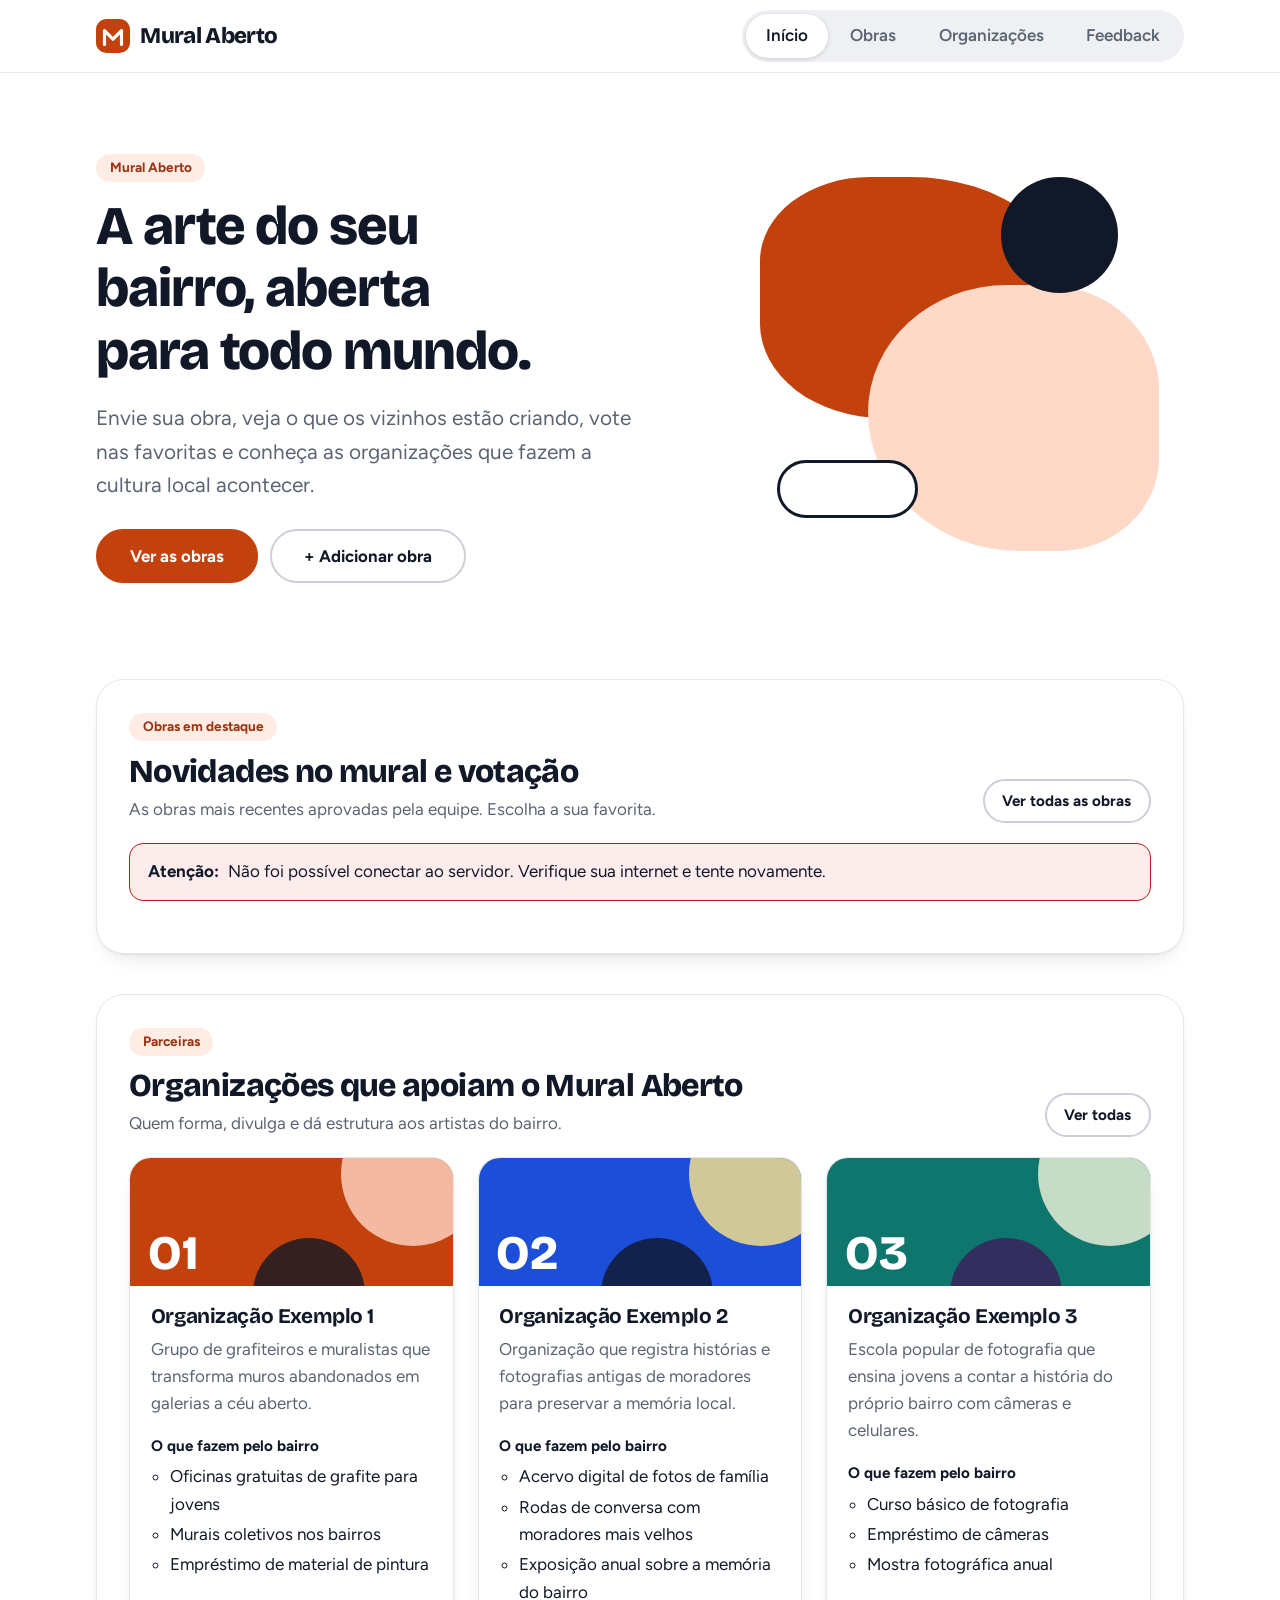
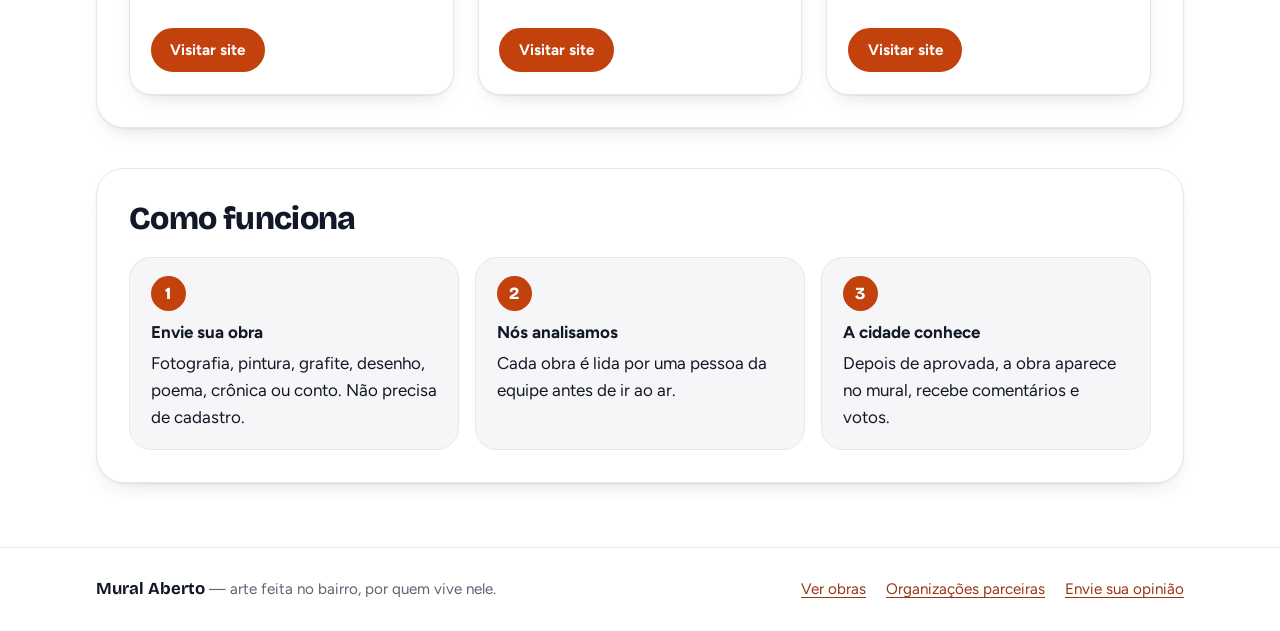
<file: frontend/index.html>
<!DOCTYPE html>
<html lang="pt-BR">
<head>
  <meta charset="utf-8">
  <meta name="viewport" content="width=device-width, initial-scale=1, viewport-fit=cover">
  <meta name="color-scheme" content="light">
  <meta name="description" content="Mural Aberto: arte feita no bairro, por quem vive nele.">
  <title>Mural Aberto – Início</title>
  <link rel="preconnect" href="https://fonts.googleapis.com">
  <link rel="preconnect" href="https://fonts.gstatic.com" crossorigin>
  <link rel="stylesheet" href="https://fonts.googleapis.com/css2?family=Bricolage+Grotesque:wght@500;800&family=Figtree:wght@400;600;700&display=swap">
  <link rel="stylesheet" href="css/estilo.css">
  <script src="js/config.js"></script>
  <script src="js/comum.js"></script>
  <script src="js/carrossel.js"></script>
  <script src="js/votos.js"></script>
  <script src="js/organizacoes-dados.js"></script>
  <script src="js/organizacoes.js"></script>
  <script src="js/inicio.js" defer></script>
</head>
<body>
  <a class="pular" href="#principal">Pular para o conteúdo</a>
  <header id="cabecalho"></header>
  <main id="principal" tabindex="-1">
    <div class="conteiner">

      <section class="heroi" aria-labelledby="titulo-inicio">
        <div>
          <span class="etiqueta-destaque">Mural Aberto</span>
          <h1 id="titulo-inicio">A arte do seu bairro, aberta para todo mundo.</h1>
          <p class="chamada">Envie sua obra, veja o que os vizinhos estão criando, vote nas favoritas e conheça as organizações que fazem a cultura local acontecer.</p>
          <div class="grupo-botoes">
            <a class="botao botao-grande" href="obras.html">Ver as obras</a>
            <a class="botao botao-secundario botao-grande" href="obras.html?enviar=1">+ Adicionar obra</a>
          </div>
        </div>
        <div class="heroi-arte" aria-hidden="true"><span class="a1"></span><span class="a2"></span><span class="a3"></span><span class="a4"></span></div>
      </section>

      <section class="secao" aria-labelledby="titulo-destaques">
        <div class="secao-titulo">
          <div>
            <span class="etiqueta-destaque">Obras em destaque</span>
            <h2 id="titulo-destaques">Novidades no mural e votação</h2>
            <p>As obras mais recentes aprovadas pela equipe. Escolha a sua favorita.</p>
          </div>
          <a class="botao botao-secundario botao-pequeno" href="obras.html">Ver todas as obras</a>
        </div>
        <div id="aviso" aria-live="polite"></div>
        <p id="carregando" class="carregando">Carregando obras…</p>
        <div id="destaques" class="duas-colunas" hidden>
          <div id="area-carrossel"></div>
          <div id="area-votacao"></div>
        </div>
      </section>

      <section class="secao" aria-labelledby="titulo-organizacoes">
        <div class="secao-titulo">
          <div>
            <span class="etiqueta-destaque">Parceiras</span>
            <h2 id="titulo-organizacoes">Organizações que apoiam o Mural Aberto</h2>
            <p>Quem forma, divulga e dá estrutura aos artistas do bairro.</p>
          </div>
          <a class="botao botao-secundario botao-pequeno" href="organizacoes.html">Ver todas</a>
        </div>
        <ul id="lista-organizacoes" class="organizacoes-grade"></ul>
      </section>

      <section class="secao" aria-labelledby="titulo-como">
        <h2 id="titulo-como">Como funciona</h2>
        <ol class="passos">
          <li><strong>Envie sua obra</strong> Fotografia, pintura, grafite, desenho, poema, crônica ou conto. Não precisa de cadastro.</li>
          <li><strong>Nós analisamos</strong> Cada obra é lida por uma pessoa da equipe antes de ir ao ar.</li>
          <li><strong>A cidade conhece</strong> Depois de aprovada, a obra aparece no mural, recebe comentários e votos.</li>
        </ol>
      </section>
    </div>
  </main>
  <footer id="rodape"></footer>
</body>
</html>
</file>
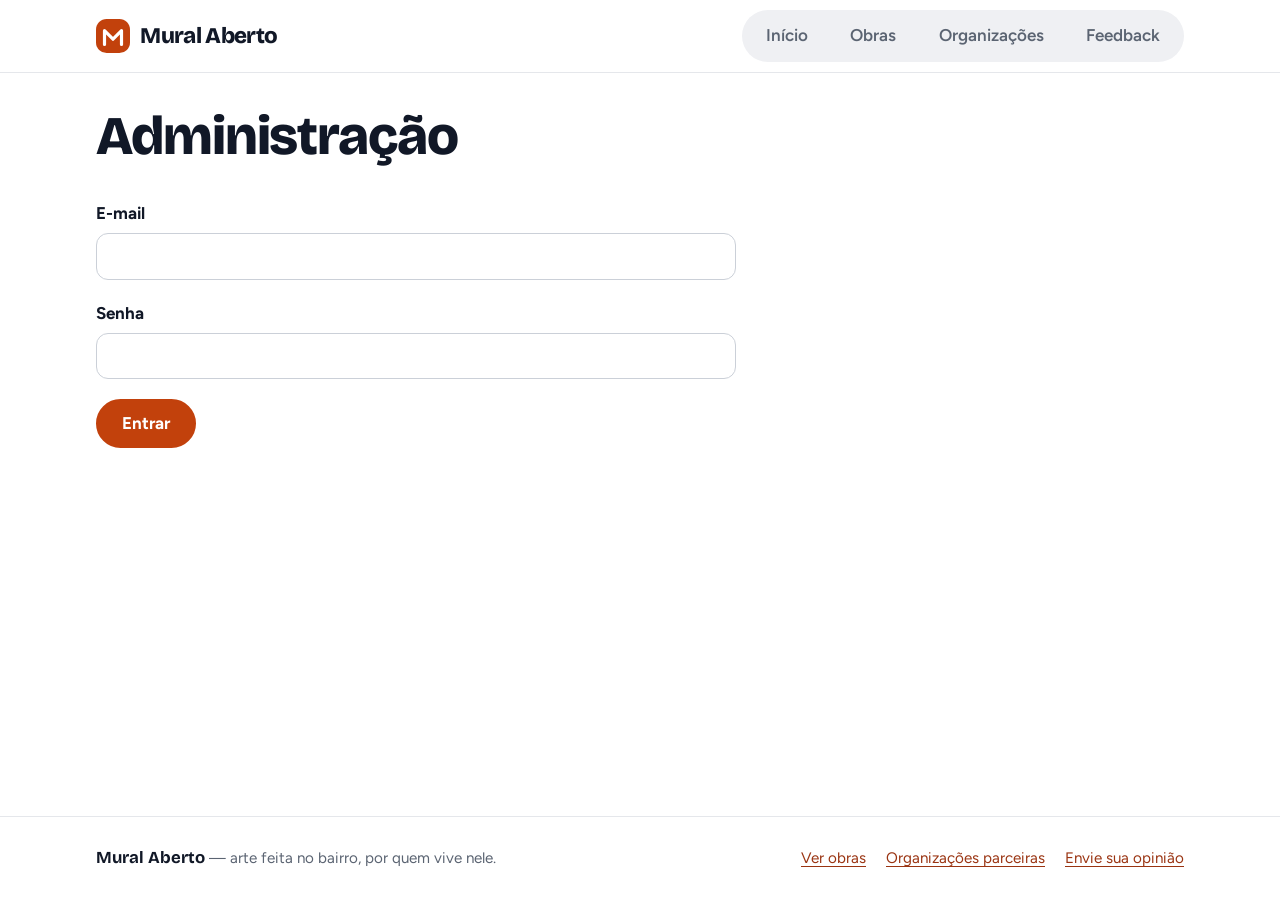
<file: frontend/admin.html>
<!DOCTYPE html>
<html lang="pt-BR">
<head>
  <meta charset="utf-8">
  <meta name="viewport" content="width=device-width, initial-scale=1, viewport-fit=cover">
  <meta name="color-scheme" content="light">
  <meta name="robots" content="noindex, nofollow">
  <title>Mural Aberto – Administração</title>
  <link rel="preconnect" href="https://fonts.googleapis.com">
  <link rel="preconnect" href="https://fonts.gstatic.com" crossorigin>
  <link rel="stylesheet" href="https://fonts.googleapis.com/css2?family=Bricolage+Grotesque:wght@500;800&family=Figtree:wght@400;600;700&display=swap">
  <link rel="stylesheet" href="css/estilo.css">
  <script src="js/config.js"></script>
  <script src="js/comum.js"></script>
  <script src="js/admin.js" defer></script>
</head>
<body>
  <a class="pular" href="#principal">Pular para o conteúdo</a>
  <header id="cabecalho"></header>
  <main id="principal" tabindex="-1">
    <div class="conteiner">
      <h1>Administração</h1>
      <div id="aviso" aria-live="polite"></div>

      <section id="area-login" hidden aria-labelledby="titulo-login">
        <form id="form-login" class="formulario" novalidate>
          <div class="campo">
            <label for="login-email">E-mail</label>
            <input id="login-email" name="email" type="email" autocomplete="username" required aria-describedby="erro-email">
            <span id="erro-email" class="campo-erro"></span>
          </div>
          <div class="campo">
            <label for="login-senha">Senha</label>
            <input id="login-senha" name="password" type="password" autocomplete="current-password" required aria-describedby="erro-password">
            <span id="erro-password" class="campo-erro"></span>
          </div>
          <button class="botao" type="submit">Entrar</button>
        </form>
      </section>

      <section id="area-painel" hidden>
        <div class="painel-topo">
          <p class="meta" id="usuario"></p>
          <button id="sair" class="botao botao-secundario botao-pequeno" type="button">Sair</button>
        </div>
        <nav class="abas" aria-label="Seções do painel" id="abas"></nav>
        <div id="aviso-painel" aria-live="polite"></div>
        <div id="conteudo"></div>
      </section>
    </div>
  </main>
  <footer id="rodape"></footer>

  <dialog id="dialogo" aria-labelledby="dialogo-titulo">
    <form method="dialog" id="dialogo-form" novalidate>
      <h2 id="dialogo-titulo"></h2>
      <p id="dialogo-texto"></p>
      <div class="campo" id="dialogo-campo" hidden>
        <label for="dialogo-entrada" id="dialogo-rotulo"></label>
        <input id="dialogo-entrada" type="text" maxlength="1000">
        <textarea id="dialogo-area" rows="4" maxlength="1000" hidden></textarea>
        <span class="campo-erro" id="dialogo-erro"></span>
      </div>
      <div class="grupo-botoes">
        <button type="submit" class="botao" id="dialogo-confirmar">Confirmar</button>
        <button type="button" class="botao botao-secundario" id="dialogo-cancelar">Cancelar</button>
      </div>
    </form>
  </dialog>
</body>
</html>
</file>
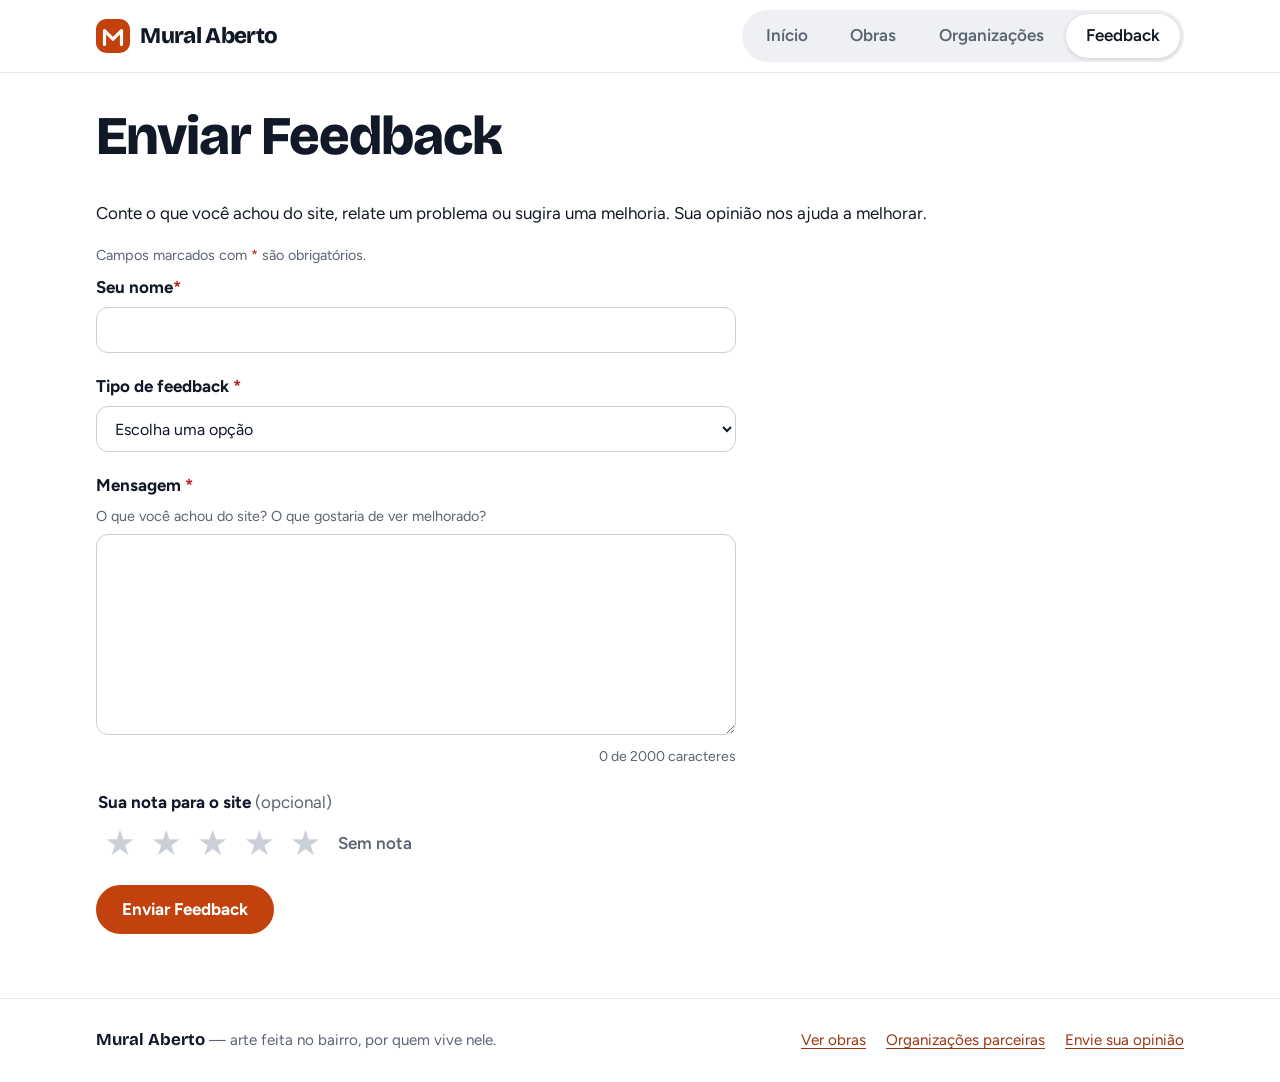
<file: frontend/feedback.html>
<!DOCTYPE html>
<html lang="pt-BR">
<head>
  <meta charset="utf-8">
  <meta name="viewport" content="width=device-width, initial-scale=1, viewport-fit=cover">
  <meta name="color-scheme" content="light">
  <meta name="description" content="Mural Aberto: arte feita no bairro, por quem vive nele.">
  <title>Mural Aberto – Feedback</title>
  <link rel="preconnect" href="https://fonts.googleapis.com">
  <link rel="preconnect" href="https://fonts.gstatic.com" crossorigin>
  <link rel="stylesheet" href="https://fonts.googleapis.com/css2?family=Bricolage+Grotesque:wght@500;800&family=Figtree:wght@400;600;700&display=swap">
  <link rel="stylesheet" href="css/estilo.css">
  <script src="js/config.js"></script>
  <script src="js/comum.js"></script>
  <script src="js/feedback.js" defer></script>
</head>
<body>
  <a class="pular" href="#principal">Pular para o conteúdo</a>
  <header id="cabecalho"></header>
  <main id="principal" tabindex="-1">
    <div class="conteiner">

      <h1>Enviar Feedback</h1>
      <p>Conte o que você achou do site, relate um problema ou sugira uma melhoria. Sua opinião nos ajuda a melhorar.</p>
      <p class="dica">Campos marcados com <span class="obrigatorio" aria-hidden="true">*</span><span class="so-leitor">asterisco</span> são obrigatórios.</p>

      <div id="aviso" aria-live="polite"></div>

      <form id="formulario" class="formulario" novalidate>
        <div class="campo">
          <label for="nome">Seu nome<span class="obrigatorio" aria-hidden="true">*</span> </label>
          <input id="nome" name="author_name" type="text" maxlength="120" autocomplete="name" aria-describedby="erro-author_name">
          <span id="erro-author_name" class="campo-erro"></span>
        </div>

        <div class="campo">
          <label for="tipo">Tipo de feedback <span class="obrigatorio" aria-hidden="true">*</span></label>
          <select id="tipo" name="feedback_type" required aria-describedby="erro-feedback_type">
            <option value="">Escolha uma opção</option>
            <option value="opinion">Opinião</option>
            <option value="suggestion">Sugestão</option>
            <option value="bug">Relatar problema</option>
            <option value="other">Outro</option>
          </select>
          <span id="erro-feedback_type" class="campo-erro"></span>
        </div>

        <div class="campo">
          <label for="mensagem">Mensagem <span class="obrigatorio" aria-hidden="true">*</span></label>
          <span class="dica" id="dica-mensagem">O que você achou do site? O que gostaria de ver melhorado?</span>
          <textarea id="mensagem" name="message" rows="7" maxlength="2000" required aria-describedby="dica-mensagem contador erro-message"></textarea>
          <div id="contador" class="contador" aria-live="off">0 de 2000 caracteres</div>
          <span id="erro-message" class="campo-erro"></span>
        </div>

        <fieldset class="campo">
          <legend>Sua nota para o site <span class="opcional">(opcional)</span></legend>
          <div id="estrelas" class="estrelas-escolha"></div>
          <span id="erro-rating" class="campo-erro"></span>
        </fieldset>

        <button id="enviar" class="botao" type="submit">Enviar Feedback</button>
      </form>
    </div>
  </main>
  <footer id="rodape"></footer>
</body>
</html>
</file>
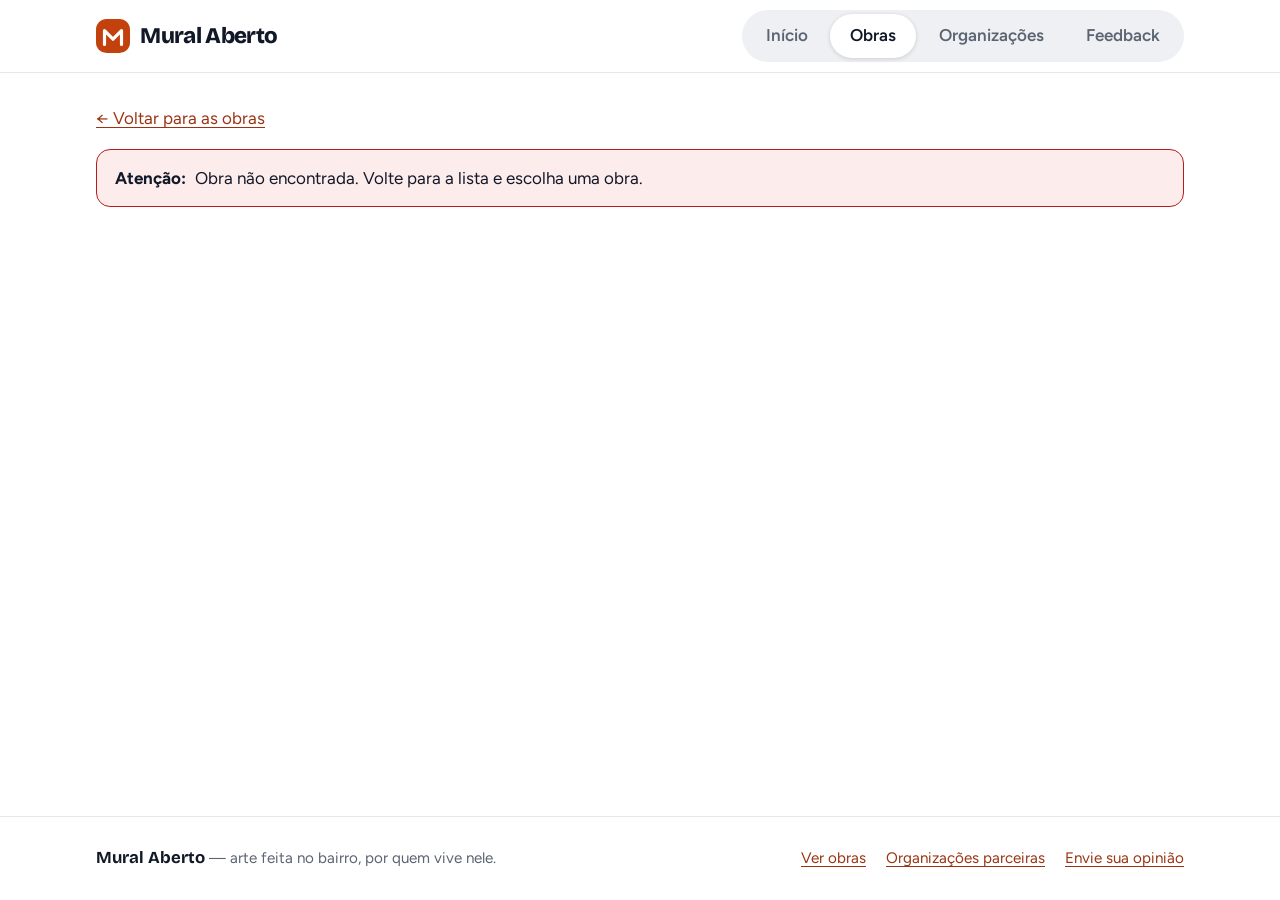
<file: frontend/obra.html>
<!DOCTYPE html>
<html lang="pt-BR">
<head>
  <meta charset="utf-8">
  <meta name="viewport" content="width=device-width, initial-scale=1, viewport-fit=cover">
  <meta name="color-scheme" content="light">
  <meta name="description" content="Mural Aberto: arte feita no bairro, por quem vive nele.">
  <title>Mural Aberto – Obra</title>
  <link rel="preconnect" href="https://fonts.googleapis.com">
  <link rel="preconnect" href="https://fonts.gstatic.com" crossorigin>
  <link rel="stylesheet" href="https://fonts.googleapis.com/css2?family=Bricolage+Grotesque:wght@500;800&family=Figtree:wght@400;600;700&display=swap">
  <link rel="stylesheet" href="css/estilo.css">
  <script src="js/config.js"></script>
  <script src="js/comum.js"></script>
  <script src="js/votos.js"></script>
  <script src="js/obra.js" defer></script>
</head>
<body>
  <a class="pular" href="#principal">Pular para o conteúdo</a>
  <header id="cabecalho"></header>
  <main id="principal" tabindex="-1">
    <div class="conteiner">

      <p><a href="obras.html">← Voltar para as obras</a></p>
      <div id="aviso" aria-live="polite"></div>
      <p id="carregando" class="carregando">Carregando obra…</p>
      <article id="obra" class="obra" hidden></article>
    </div>
  </main>
  <footer id="rodape"></footer>
</body>
</html>
</file>
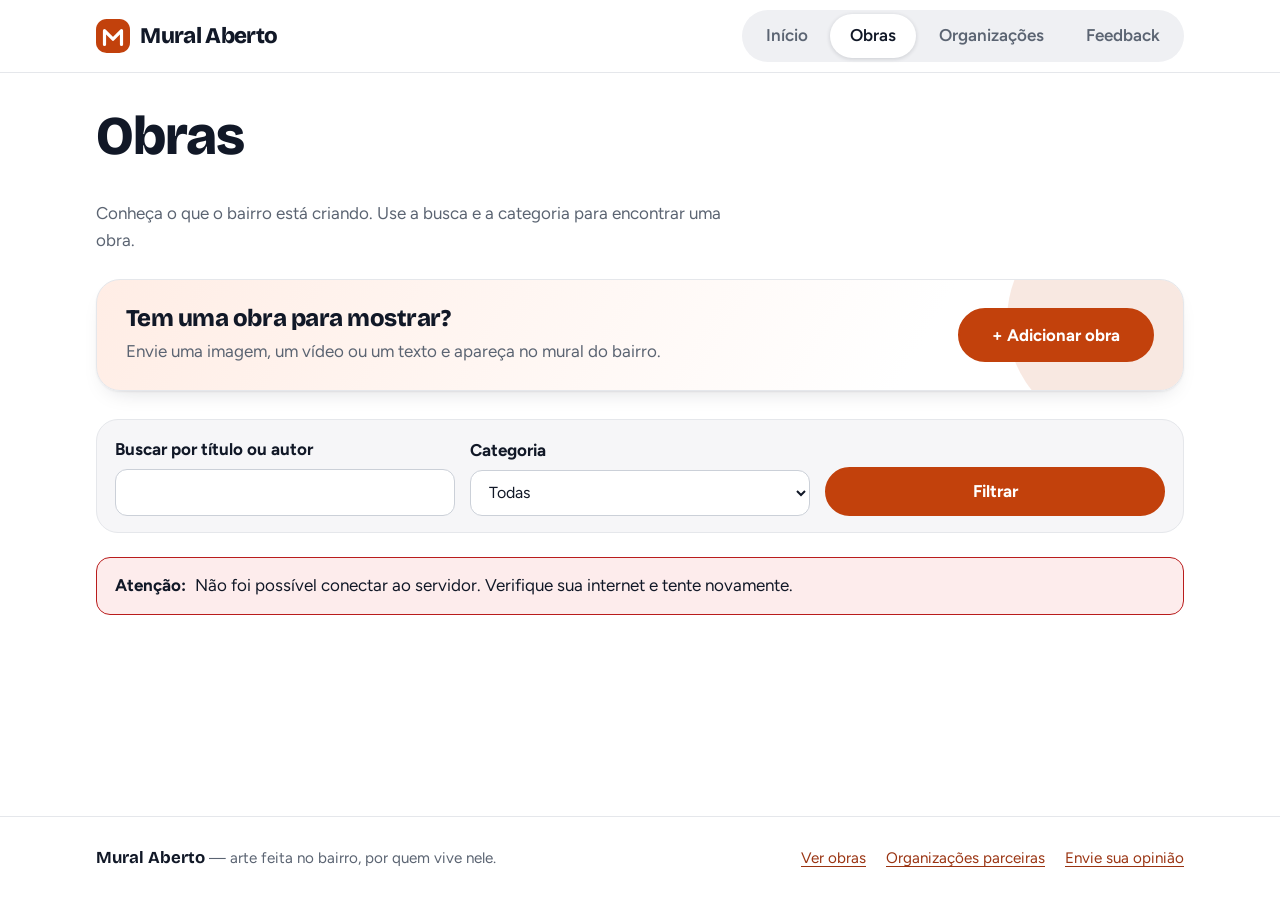
<file: frontend/obras.html>
<!DOCTYPE html>
<html lang="pt-BR">
<head>
  <meta charset="utf-8">
  <meta name="viewport" content="width=device-width, initial-scale=1, viewport-fit=cover">
  <meta name="color-scheme" content="light">
  <meta name="description" content="Mural Aberto: conheça o que o bairro está criando e envie a sua obra.">
  <title>Mural Aberto – Obras</title>
  <link rel="preconnect" href="https://fonts.googleapis.com">
  <link rel="preconnect" href="https://fonts.gstatic.com" crossorigin>
  <link rel="stylesheet" href="https://fonts.googleapis.com/css2?family=Bricolage+Grotesque:wght@500;800&family=Figtree:wght@400;600;700&display=swap">
  <link rel="stylesheet" href="css/estilo.css">
  <script src="js/config.js"></script>
  <script src="js/comum.js"></script>
  <script src="js/obras.js" defer></script>
</head>
<body>
  <a class="pular" href="#principal">Pular para o conteúdo</a>
  <header id="cabecalho"></header>
  <main id="principal" tabindex="-1">
    <div class="conteiner">

      <div class="pagina-topo">
        <h1>Obras</h1>
        <p>Conheça o que o bairro está criando. Use a busca e a categoria para encontrar uma obra.</p>
      </div>

      <section class="chamada-obra" aria-labelledby="titulo-chamada">
        <div>
          <h2 id="titulo-chamada">Tem uma obra para mostrar?</h2>
          <p>Envie uma imagem, um vídeo ou um texto e apareça no mural do bairro.</p>
        </div>
        <button id="abrir-modal" class="botao botao-grande" type="button" aria-haspopup="dialog">+ Adicionar obra</button>
      </section>

      <form id="filtros" class="filtros" method="get" action="obras.html" role="search" aria-label="Filtrar obras">
        <div class="campo">
          <label for="busca">Buscar por título ou autor</label>
          <input id="busca" name="q" type="search" maxlength="100" autocomplete="off">
        </div>
        <div class="campo">
          <label for="filtro-categoria">Categoria</label>
          <select id="filtro-categoria" name="category_id"><option value="">Todas</option></select>
        </div>
        <button class="botao" type="submit">Filtrar</button>
      </form>

      <div id="aviso" aria-live="polite"></div>
      <p id="resumo" class="meta" aria-live="polite"></p>
      <p id="carregando" class="carregando">Carregando obras…</p>
      <ul id="lista-obras" class="grade"></ul>
      <div id="paginacao"></div>
    </div>
  </main>
  <footer id="rodape"></footer>

  <!-- Janela (modal) para enviar uma obra -->
  <dialog id="modal-obra" class="modal" aria-labelledby="modal-titulo">
    <form id="formulario" novalidate>
      <div class="modal-topo">
        <div>
          <h2 id="modal-titulo">Adicionar obra</h2>
          <p>Não é preciso criar conta. A obra é analisada pela equipe antes de ser publicada.</p>
        </div>
        <button id="modal-fechar-x" class="modal-fechar" type="button" aria-label="Fechar janela">×</button>
      </div>

      <div class="modal-corpo">
        <p class="dica">Campos marcados com <span class="obrigatorio" aria-hidden="true">*</span><span class="so-leitor">asterisco</span> são obrigatórios.</p>
        <div id="aviso-modal" aria-live="polite"></div>

        <div class="campo">
          <label for="titulo">Título da obra <span class="obrigatorio" aria-hidden="true">*</span></label>
          <input id="titulo" name="title" type="text" maxlength="200" required aria-describedby="erro-title">
          <span id="erro-title" class="campo-erro"></span>
        </div>

        <div class="grade-2">
          <div class="campo">
            <label for="autor">Seu nome <span class="obrigatorio" aria-hidden="true">*</span></label>
            <input id="autor" name="author_name" type="text" maxlength="120" autocomplete="name" required aria-describedby="erro-author_name">
            <span id="erro-author_name" class="campo-erro"></span>
          </div>

          <div class="campo">
            <label for="email">E-mail de contato <span class="obrigatorio" aria-hidden="true">*</span></label>
            <input id="email" name="contact_email" type="email" maxlength="254" autocomplete="email" required aria-describedby="dica-email erro-contact_email">
            <span class="dica" id="dica-email">Só a equipe vê. Nunca aparece no site.</span>
            <span id="erro-contact_email" class="campo-erro"></span>
          </div>
        </div>

        <div class="grade-2">
          <div class="campo">
            <label for="categoria">Categoria <span class="obrigatorio" aria-hidden="true">*</span></label>
            <select id="categoria" name="category_id" required aria-describedby="erro-category_id">
              <option value="">Escolha uma categoria</option>
            </select>
            <span id="erro-category_id" class="campo-erro"></span>
          </div>

          <div class="campo">
            <label for="data">Data de criação <span class="obrigatorio" aria-hidden="true">*</span></label>
            <input id="data" name="created_on" type="date" required aria-describedby="erro-created_on">
            <span id="erro-created_on" class="campo-erro"></span>
          </div>
        </div>

        <div class="campo">
          <label for="bairro">Bairro <span class="opcional">(opcional)</span></label>
          <input id="bairro" name="neighborhood" type="text" maxlength="100" aria-describedby="erro-neighborhood">
          <span id="erro-neighborhood" class="campo-erro"></span>
        </div>

        <div id="bloco-texto" hidden>
          <div class="campo">
            <label for="texto">Texto da obra <span class="obrigatorio" aria-hidden="true">*</span></label>
            <textarea id="texto" name="body_text" maxlength="50000" rows="10" aria-describedby="erro-body_text"></textarea>
            <span id="erro-body_text" class="campo-erro"></span>
          </div>
        </div>

        <div id="bloco-visual">
          <div class="campo">
            <label for="imagem">Imagem <span class="opcional">(JPEG, PNG ou WebP)</span></label>
            <span class="dica" id="dica-imagem"></span>
            <input id="imagem" name="image" type="file" accept="image/jpeg,image/png,image/webp" aria-describedby="dica-imagem erro-image">
            <span id="erro-image" class="campo-erro"></span>
          </div>

          <div class="campo">
            <label for="descricao">Descrição da imagem <span class="opcional">(obrigatória se enviar imagem)</span></label>
            <span class="dica" id="dica-descricao">Descreva a imagem em uma frase para quem não consegue vê-la.</span>
            <input id="descricao" name="alt_text" type="text" maxlength="500" aria-describedby="dica-descricao erro-alt_text">
            <span id="erro-alt_text" class="campo-erro"></span>
          </div>

          <div class="campo">
            <label for="video">Vídeo <span class="opcional">(MP4 ou WebM)</span></label>
            <span class="dica" id="dica-video"></span>
            <input id="video" name="video" type="file" accept="video/mp4,video/webm" aria-describedby="dica-video erro-video">
            <span id="erro-video" class="campo-erro"></span>
          </div>
          <span id="erro-arquivos" class="campo-erro"></span>
        </div>

        <div class="campo">
          <label class="opcao autorizacao">
            <input type="checkbox" name="usage_authorized" aria-describedby="erro-usage_authorized">
            <span>Autorizo a divulgação desta obra no Mural Aberto. <span class="obrigatorio" aria-hidden="true">*</span></span>
          </label>
          <span id="erro-usage_authorized" class="campo-erro"></span>
        </div>
      </div>

      <div class="modal-rodape">
        <button id="modal-cancelar" class="botao botao-secundario" type="button">Cancelar</button>
        <button id="enviar" class="botao" type="submit">Enviar obra</button>
      </div>
    </form>

    <div id="modal-confirmacao" class="modal-confirmacao" hidden>
      <h2 id="titulo-confirmacao" tabindex="-1">Obra recebida!</h2>
      <p>Obrigado por compartilhar. Nossa equipe vai analisar a obra e, se estiver tudo certo, ela aparecerá no mural.</p>
      <div class="grupo-botoes">
        <button id="enviar-outra" class="botao" type="button">Enviar outra obra</button>
        <button id="modal-fechar-ok" class="botao botao-secundario" type="button">Fechar</button>
      </div>
    </div>
  </dialog>
</body>
</html>
</file>
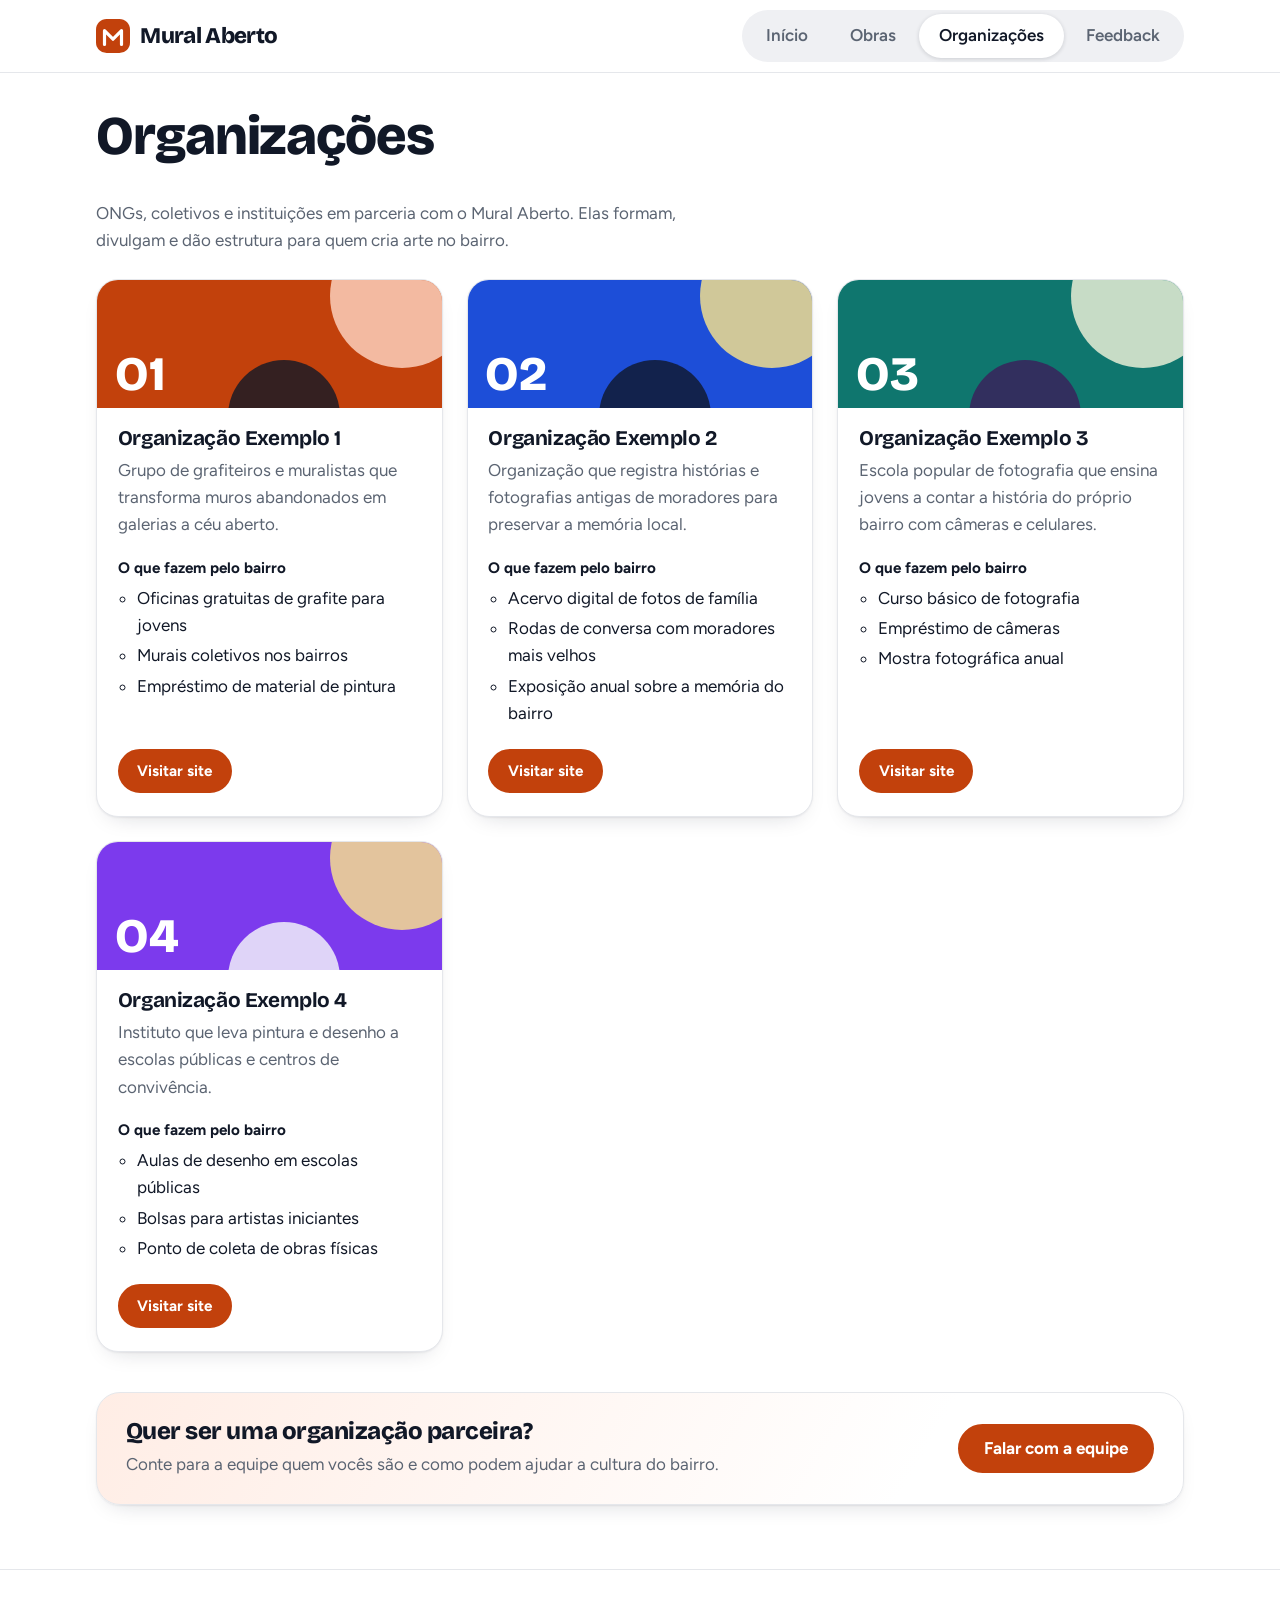
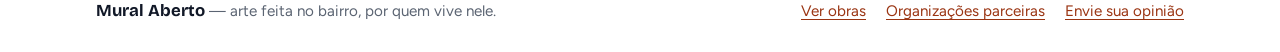
<file: frontend/organizacoes.html>
<!DOCTYPE html>
<html lang="pt-BR">
<head>
  <meta charset="utf-8">
  <meta name="viewport" content="width=device-width, initial-scale=1, viewport-fit=cover">
  <meta name="color-scheme" content="light">
  <meta name="description" content="Mural Aberto: conheça as organizações parceiras que fazem a cultura do bairro acontecer.">
  <title>Mural Aberto – Organizações</title>
  <link rel="preconnect" href="https://fonts.googleapis.com">
  <link rel="preconnect" href="https://fonts.gstatic.com" crossorigin>
  <link rel="stylesheet" href="https://fonts.googleapis.com/css2?family=Bricolage+Grotesque:wght@500;800&family=Figtree:wght@400;600;700&display=swap">
  <link rel="stylesheet" href="css/estilo.css">
  <script src="js/config.js"></script>
  <script src="js/comum.js"></script>
  <script src="js/organizacoes-dados.js"></script>
  <script src="js/organizacoes.js"></script>
  <script src="js/pagina-organizacoes.js" defer></script>
</head>
<body>
  <a class="pular" href="#principal">Pular para o conteúdo</a>
  <header id="cabecalho"></header>
  <main id="principal" tabindex="-1">
    <div class="conteiner">

      <div class="pagina-topo">
        <h1>Organizações</h1>
        <p>ONGs, coletivos e instituições em parceria com o Mural Aberto. Elas formam, divulgam e dão estrutura para quem cria arte no bairro.</p>
      </div>

      <ul id="lista-organizacoes" class="organizacoes-grade"></ul>

      <section class="chamada-parceria" aria-labelledby="titulo-parceria">
        <div>
          <h2 id="titulo-parceria">Quer ser uma organização parceira?</h2>
          <p>Conte para a equipe quem vocês são e como podem ajudar a cultura do bairro.</p>
        </div>
        <a class="botao" href="feedback.html">Falar com a equipe</a>
      </section>
    </div>
  </main>
  <footer id="rodape"></footer>
</body>
</html>
</file>
<file: frontend/css/estilo.css>
/* ==========================================================================
   Mural Aberto — estilos
   Para trocar a identidade visual, mude apenas as variáveis do bloco :root.
   ========================================================================== */

:root {
  --cor-fundo: #ffffff;
  --cor-superficie: #ffffff;
  --cor-suave: #f6f6f8;
  --cor-texto: #111827;
  --cor-texto-suave: #5b6472;
  --cor-borda: #e5e7eb;
  --cor-borda-forte: #cbd0d8;
  --cor-destaque: #c2410c;
  --cor-destaque-escura: #9a3412;
  --cor-destaque-clara: #ffede5;
  --cor-sobre-destaque: #ffffff;
  --cor-link: #9a3412;
  --cor-sucesso: #166534;
  --cor-sucesso-fundo: #e8f5ec;
  --cor-erro: #b91c1c;
  --cor-erro-fundo: #fdecec;
  --cor-info-fundo: #eef3f9;
  --cor-estrela: #b45309;
  --cor-foco: #0b57d0;

  --fonte-titulo: "Bricolage Grotesque", "Segoe UI", system-ui, -apple-system, Roboto, Arial, sans-serif;
  --fonte-texto: "Figtree", system-ui, -apple-system, "Segoe UI", Roboto, "Helvetica Neue", Arial, sans-serif;

  --raio: 14px;
  --raio-grande: 22px;
  --largura-maxima: 1120px;
  --sombra: 0 1px 2px rgb(17 24 39 / 6%), 0 10px 24px -14px rgb(17 24 39 / 22%);
  --sombra-forte: 0 24px 60px -24px rgb(17 24 39 / 45%);

  color-scheme: light;
}

*,
*::before,
*::after {
  box-sizing: border-box;
}

html {
  -webkit-text-size-adjust: 100%;
  scroll-padding-top: 5rem;
}

body {
  margin: 0;
  min-height: 100vh;
  display: flex;
  flex-direction: column;
  background: var(--cor-fundo);
  color: var(--cor-texto);
  font-family: var(--fonte-texto);
  font-size: 1.0625rem;
  line-height: 1.6;
}

body:has(dialog[open]) {
  overflow: hidden;
}

[hidden] {
  display: none !important;
}

img,
video {
  max-width: 100%;
  height: auto;
  display: block;
}

h1,
h2,
h3 {
  font-family: var(--fonte-titulo);
  line-height: 1.15;
  letter-spacing: -0.02em;
  margin: 0 0 0.6em;
  text-wrap: balance;
}

h1 { font-size: clamp(2.1rem, 5.5vw, 3.4rem); font-weight: 800; }
h2 { font-size: clamp(1.5rem, 3vw, 2rem); font-weight: 800; }
h3 { font-size: 1.2rem; font-weight: 700; }

p { margin: 0 0 1em; }

a {
  color: var(--cor-link);
  text-underline-offset: 0.18em;
}

a:hover { text-decoration-thickness: 2px; }

:focus-visible {
  outline: 3px solid var(--cor-foco);
  outline-offset: 2px;
  border-radius: 4px;
}

hr {
  border: 0;
  border-top: 1px solid var(--cor-borda);
  margin: 2.5rem 0;
}

.so-leitor {
  position: absolute !important;
  width: 1px;
  height: 1px;
  margin: -1px;
  padding: 0;
  overflow: hidden;
  clip-path: inset(50%);
  white-space: nowrap;
  border: 0;
}

.pular {
  position: absolute;
  left: 0.5rem;
  top: -4rem;
  z-index: 100;
  background: var(--cor-texto);
  color: #fff;
  padding: 0.7rem 1rem;
  border-radius: var(--raio);
  font-weight: 600;
}

.pular:focus { top: 0.5rem; }

.conteiner {
  width: 100%;
  max-width: var(--largura-maxima);
  margin-inline: auto;
  padding-inline: max(1rem, env(safe-area-inset-left)) max(1rem, env(safe-area-inset-right));
}

main {
  flex: 1;
  padding-block: 2rem 4rem;
}

main:focus { outline: none; }

/* ---------- Cabeçalho ---------- */

.cabecalho {
  position: sticky;
  top: 0;
  z-index: 40;
  background: rgb(255 255 255 / 92%);
  -webkit-backdrop-filter: blur(10px);
  backdrop-filter: blur(10px);
  border-bottom: 1px solid var(--cor-borda);
}

.cabecalho-linha {
  display: flex;
  align-items: center;
  justify-content: space-between;
  gap: 1rem;
  min-height: 4.5rem;
  flex-wrap: wrap;
  padding-block: 0.4rem;
}

.marca {
  display: inline-flex;
  align-items: center;
  gap: 0.65rem;
  font-family: var(--fonte-titulo);
  font-weight: 800;
  font-size: 1.4rem;
  color: var(--cor-texto);
  text-decoration: none;
  letter-spacing: -0.03em;
}

.marca:hover { color: var(--cor-destaque); }

.marca svg { flex: none; }

.menu-botao {
  display: none;
  min-height: 44px;
  padding: 0 1.1rem;
  background: #fff;
  color: var(--cor-texto);
  border: 1px solid var(--cor-borda-forte);
  border-radius: 999px;
  font: inherit;
  font-weight: 600;
  cursor: pointer;
}

.menu-principal ul {
  display: flex;
  gap: 0.15rem;
  list-style: none;
  margin: 0;
  padding: 4px;
  background: #eff0f3;
  border-radius: 999px;
  flex-wrap: wrap;
}

.menu-principal a {
  display: inline-flex;
  align-items: center;
  min-height: 44px;
  padding: 0 1.25rem;
  color: var(--cor-texto-suave);
  text-decoration: none;
  font-weight: 600;
  border-radius: 999px;
  transition: background 0.15s, color 0.15s;
}

.menu-principal a:hover { color: var(--cor-texto); background: rgb(255 255 255 / 70%); }

.menu-principal a[aria-current="page"] {
  background: #fff;
  color: var(--cor-texto);
  box-shadow: 0 1px 4px rgb(17 24 39 / 16%);
}

@media (max-width: 760px) {
  .menu-botao { display: inline-flex; align-items: center; }
  .menu-principal { width: 100%; display: none; }
  .menu-principal.aberto { display: block; padding-bottom: 0.6rem; }
  .menu-principal ul { flex-direction: column; border-radius: var(--raio-grande); }
  .menu-principal a { width: 100%; }
}

/* ---------- Rodapé ---------- */

.rodape {
  border-top: 1px solid var(--cor-borda);
  background: #fff;
  padding-block: 1.75rem calc(1.75rem + env(safe-area-inset-bottom));
  color: var(--cor-texto-suave);
  font-size: 0.95rem;
}

.rodape-linha {
  display: flex;
  align-items: center;
  justify-content: space-between;
  gap: 1rem;
  flex-wrap: wrap;
}

.rodape p { margin: 0; }
.rodape strong { color: var(--cor-texto); font-family: var(--fonte-titulo); font-size: 1.05rem; }
.rodape ul { display: flex; gap: 1.25rem; list-style: none; margin: 0; padding: 0; flex-wrap: wrap; }

/* ---------- Botões ---------- */

.botao {
  display: inline-flex;
  align-items: center;
  justify-content: center;
  gap: 0.4rem;
  min-height: 46px;
  padding: 0.55rem 1.5rem;
  background: var(--cor-destaque);
  color: var(--cor-sobre-destaque);
  border: 2px solid var(--cor-destaque);
  border-radius: 999px;
  font: inherit;
  font-weight: 700;
  text-decoration: none;
  cursor: pointer;
  transition: background 0.15s, border-color 0.15s, color 0.15s, transform 0.15s;
}

.botao:hover { background: var(--cor-destaque-escura); border-color: var(--cor-destaque-escura); }

.botao[disabled],
.botao[aria-disabled="true"] {
  opacity: 0.55;
  cursor: not-allowed;
}

.botao-secundario {
  background: #fff;
  color: var(--cor-texto);
  border-color: var(--cor-borda-forte);
}

.botao-secundario:hover { background: var(--cor-texto); color: #fff; border-color: var(--cor-texto); }

.botao-perigo {
  background: #fff;
  color: var(--cor-erro);
  border-color: var(--cor-erro);
}

.botao-perigo:hover { background: var(--cor-erro); color: #fff; border-color: var(--cor-erro); }

.botao-pequeno { min-height: 44px; padding: 0.3rem 1.1rem; font-size: 0.95rem; }

.botao-grande { min-height: 54px; padding: 0.7rem 2rem; font-size: 1.05rem; }

.grupo-botoes { display: flex; gap: 0.75rem; flex-wrap: wrap; align-items: center; }

/* ---------- Seções e página inicial ---------- */

.etiqueta-destaque {
  display: inline-block;
  background: var(--cor-destaque-clara);
  color: var(--cor-destaque-escura);
  font-size: 0.85rem;
  font-weight: 700;
  padding: 0.2rem 0.85rem;
  border-radius: 999px;
  margin-bottom: 0.8rem;
}

.heroi {
  display: grid;
  grid-template-columns: 1.15fr 0.85fr;
  gap: 2rem;
  align-items: center;
  padding-block: clamp(1rem, 4vw, 3rem) clamp(1.5rem, 5vw, 3.5rem);
}

.heroi h1 { max-width: 14ch; margin-bottom: 0.35em; }

.heroi .chamada {
  font-size: clamp(1.1rem, 2.4vw, 1.3rem);
  color: var(--cor-texto-suave);
  max-width: 34rem;
  margin-bottom: 1.75rem;
}

.heroi-arte {
  position: relative;
  aspect-ratio: 1 / 1;
  max-width: 26rem;
  width: 100%;
  margin-inline: auto;
  isolation: isolate;
}

.heroi-arte span {
  position: absolute;
  display: block;
  border-radius: 28px;
}

.heroi-arte .a1 { inset: 4% 22% 38% 2%; background: var(--cor-destaque); border-radius: 40% 60% 55% 45%; }
.heroi-arte .a2 { inset: 30% 2% 6% 28%; background: #ffd9c7; border-radius: 55% 45% 40% 60%; }
.heroi-arte .a3 { width: 28%; aspect-ratio: 1; right: 12%; top: 4%; background: #111827; border-radius: 50%; }
.heroi-arte .a4 { width: 34%; height: 14%; left: 6%; bottom: 14%; background: #fff; border: 3px solid #111827; border-radius: 999px; }

@media (max-width: 800px) {
  .heroi { grid-template-columns: 1fr; }
  .heroi-arte { max-width: 15rem; order: -1; }
}

.secao {
  margin-top: clamp(1.5rem, 4vw, 2.5rem);
  background: #fff;
  border: 1px solid var(--cor-borda);
  border-radius: 28px;
  padding: clamp(1.1rem, 3.5vw, 2rem);
  box-shadow: var(--sombra);
}

.secao-titulo {
  display: flex;
  justify-content: space-between;
  align-items: flex-end;
  gap: 1rem;
  flex-wrap: wrap;
  margin-bottom: 1.25rem;
}

.secao-titulo h2 { margin: 0; }
.secao-titulo p { margin: 0.3rem 0 0; color: var(--cor-texto-suave); }

.duas-colunas {
  display: grid;
  grid-template-columns: 1.25fr 1fr;
  gap: 1.5rem;
  align-items: start;
}

@media (max-width: 900px) {
  .duas-colunas { grid-template-columns: 1fr; }
}

/* ---------- Carrossel ---------- */

.carrossel { position: relative; min-width: 0; }

.carrossel-trilho {
  display: flex;
  overflow-x: auto;
  scroll-snap-type: x mandatory;
  scrollbar-width: none;
  border-radius: var(--raio-grande);
  border: 1px solid var(--cor-borda);
  background: #fff;
}

.carrossel-trilho::-webkit-scrollbar { display: none; }

.carrossel-trilho:focus-visible { outline-offset: 3px; border-radius: var(--raio-grande); }

.slide {
  flex: 0 0 100%;
  min-width: 0;
  scroll-snap-align: start;
  scroll-snap-stop: always;
  display: grid;
  grid-template-columns: 1fr;
  position: relative;
}

.slide-midia {
  position: relative;
  aspect-ratio: 16 / 10;
  background: var(--cor-suave);
  display: grid;
  place-items: center;
  overflow: hidden;
}

.slide-midia img { width: 100%; height: 100%; object-fit: cover; }

.slide-posicao {
  position: absolute;
  top: 0.8rem;
  left: 0.8rem;
  z-index: 1;
  background: var(--cor-destaque);
  color: #fff;
  font-family: var(--fonte-titulo);
  font-weight: 800;
  padding: 0.15rem 0.9rem;
  border-radius: 999px;
}

.slide-trecho {
  align-self: stretch;
  width: 100%;
  margin: 0;
  padding: 2.4rem 1.6rem 1.4rem;
  display: flex;
  align-items: center;
  background: linear-gradient(135deg, #1f2937, var(--cor-destaque-escura));
  color: #fff;
  font-family: Georgia, "Times New Roman", serif;
  font-size: 1.1rem;
  line-height: 1.5;
  white-space: pre-line;
  position: relative;
  height: 100%;
}

.slide-trecho::before {
  content: "\201C";
  position: absolute;
  top: 0;
  left: 1rem;
  font: 800 4.5rem/1 var(--fonte-titulo);
  opacity: 0.35;
}

.slide-trecho span {
  display: -webkit-box;
  -webkit-line-clamp: 6;
  -webkit-box-orient: vertical;
  line-clamp: 6;
  overflow: hidden;
}

.slide-video { font-weight: 700; color: var(--cor-texto-suave); }

.slide-corpo {
  padding: 1.1rem 1.3rem 1.4rem;
  display: flex;
  flex-direction: column;
  gap: 0.35rem;
  align-items: flex-start;
}

.slide-corpo h3 { margin: 0.2rem 0 0; font-size: 1.4rem; }

@media (min-width: 761px) {
  .slide { grid-template-columns: 1.1fr 1fr; }
  .slide-midia { aspect-ratio: auto; min-height: 21rem; }
  .slide-corpo { justify-content: center; padding: 1.5rem 1.8rem; }
}

.carrossel-controles {
  display: flex;
  align-items: center;
  gap: 0.5rem;
  margin-top: 0.9rem;
}

.carrossel-contador { margin-right: auto; color: var(--cor-texto-suave); font-weight: 600; font-size: 0.95rem; }

.carrossel-botao {
  width: 46px;
  height: 46px;
  border-radius: 50%;
  border: 1px solid var(--cor-borda-forte);
  background: #fff;
  color: var(--cor-texto);
  font-size: 1.6rem;
  line-height: 1;
  cursor: pointer;
  display: inline-grid;
  place-items: center;
  padding: 0 0 0.15rem;
}

.carrossel-botao:hover { background: var(--cor-destaque); color: #fff; border-color: var(--cor-destaque); }

/* ---------- Votação ---------- */

.votacao {
  background: var(--cor-destaque);
  color: #fff;
  border-radius: var(--raio-grande);
  padding: 1.4rem;
}

.votacao h3 { margin-bottom: 0.2rem; font-size: 1.4rem; }
.votacao > p { margin: 0 0 1rem; }

.votacao-opcoes { list-style: none; margin: 0; padding: 0; display: grid; gap: 0.6rem; }

.voto-opcao {
  position: relative;
  overflow: hidden;
  display: grid;
  grid-template-columns: 4rem 1fr auto;
  gap: 0.75rem;
  align-items: center;
  width: 100%;
  min-height: 64px;
  padding: 0.5rem 0.75rem 0.5rem 0.5rem;
  text-align: left;
  font: inherit;
  color: var(--cor-texto);
  background: #fff;
  border: 2px solid transparent;
  border-radius: 16px;
  cursor: pointer;
}

.voto-opcao:hover { border-color: #111827; }

.voto-opcao[aria-pressed="true"] { border-color: #111827; }

.voto-opcao > * { position: relative; z-index: 1; }

.voto-miniatura {
  width: 4rem;
  height: 3rem;
  border-radius: 10px;
  overflow: hidden;
  background: var(--cor-suave);
  display: grid;
  place-items: center;
  font-size: 1.3rem;
  color: var(--cor-texto-suave);
}

.voto-miniatura img { width: 100%; height: 100%; object-fit: cover; }

.voto-titulo { display: block; font-weight: 700; line-height: 1.25; overflow-wrap: anywhere; }
.voto-autor { display: block; font-size: 0.88rem; color: var(--cor-texto-suave); overflow-wrap: anywhere; }
.voto-numero { font-weight: 700; font-size: 0.92rem; white-space: nowrap; text-align: right; }

.voto-barra {
  position: absolute !important;
  left: 0;
  bottom: 0;
  height: 5px;
  background: var(--cor-destaque);
  border-radius: 0 3px 3px 0;
  z-index: 0 !important;
  transition: width 0.3s;
}

.votacao-aviso { margin: 0.9rem 0 0; font-size: 0.9rem; opacity: 0.95; }

.votacao :focus-visible { outline-color: #fff; }
.voto-opcao:focus-visible { outline: 3px solid #111827; outline-offset: 2px; }

.votar-bloco {
  background: var(--cor-suave);
  border: 1px solid var(--cor-borda);
  border-radius: var(--raio-grande);
  padding: 1rem 1.2rem;
  margin: 1.25rem 0;
}

.votar-bloco p { margin: 0 0 0.7rem; }
.votar-bloco p:last-child { margin: 0.7rem 0 0; }

/* ---------- Organizações ---------- */

.organizacoes-grade {
  display: grid;
  gap: 1.5rem;
  grid-template-columns: repeat(auto-fill, minmax(min(100%, 300px), 1fr));
  list-style: none;
  margin: 0;
  padding: 0;
}

.org {
  display: flex;
  flex-direction: column;
  background: #fff;
  border: 1px solid var(--cor-borda);
  border-radius: var(--raio-grande);
  overflow: hidden;
  box-shadow: var(--sombra);
  height: 100%;
}

.org:target { box-shadow: 0 0 0 3px var(--cor-destaque), var(--sombra); }

.org-capa {
  position: relative;
  height: 8rem;
  overflow: hidden;
  display: flex;
  align-items: flex-end;
  padding: 0.6rem 1.1rem;
  color: #fff;
  font-family: var(--fonte-titulo);
  font-weight: 800;
  font-size: 3rem;
  line-height: 1;
}

.org-capa::before,
.org-capa::after {
  content: "";
  position: absolute;
  border-radius: 50%;
  opacity: 0.8;
}

.org-capa::before { width: 9rem; height: 9rem; right: -2rem; top: -3.5rem; background: var(--forma-1); }
.org-capa::after { width: 7rem; height: 7rem; left: 38%; bottom: -4rem; background: var(--forma-2); }

.org-capa span { position: relative; z-index: 1; }

.org-capa img { position: absolute; inset: 0; width: 100%; height: 100%; object-fit: cover; }

.org-capa.cor-0 { background: #c2410c; --forma-1: #ffd9c7; --forma-2: #111827; }
.org-capa.cor-1 { background: #1d4ed8; --forma-1: #fde68a; --forma-2: #0f172a; }
.org-capa.cor-2 { background: #0f766e; --forma-1: #f5f5dc; --forma-2: #3b1d5a; }
.org-capa.cor-3 { background: #7c3aed; --forma-1: #fde68a; --forma-2: #f8fafc; }
.org-capa.cor-4 { background: #be123c; --forma-1: #fcd5ce; --forma-2: #1e293b; }
.org-capa.cor-5 { background: #111827; --forma-1: #fb923c; --forma-2: #e5e7eb; }

.org-corpo { padding: 1.2rem 1.3rem 1.4rem; display: flex; flex-direction: column; flex: 1; }

.org-corpo h3 { margin-bottom: 0.4rem; font-size: 1.3rem; }
.org-corpo p { color: var(--cor-texto-suave); }
.org-corpo h4 { margin: 0 0 0.3rem; font-size: 0.95rem; }
.org-corpo ul { margin: 0 0 1.2rem; padding-left: 1.2rem; }
.org-corpo li { margin-bottom: 0.2rem; }
.org-corpo .botao { margin-top: auto; align-self: flex-start; }

.org-destaque {
  display: grid;
  grid-template-columns: 1fr 1.2fr;
  background: #fff;
  min-width: 0;
}

.org-destaque .org-capa { height: 100%; min-height: 16rem; }

.org-destaque .org-corpo { justify-content: center; padding: 1.5rem 1.8rem; }

@media (max-width: 760px) {
  .org-destaque { grid-template-columns: 1fr; }
  .org-destaque .org-capa { min-height: 8rem; height: 8rem; }
}

.chamada-parceria {
  display: flex;
  justify-content: space-between;
  align-items: center;
  gap: 1.25rem;
  flex-wrap: wrap;
  margin-top: 2.5rem;
  padding: 1.6rem 1.8rem;
  background: linear-gradient(120deg, var(--cor-destaque-clara), #fff 75%);
  border: 1px solid var(--cor-borda);
  border-radius: 24px;
  box-shadow: var(--sombra);
}

.chamada-parceria h2 { font-size: 1.5rem; margin: 0; }
.chamada-parceria p { margin: 0.3rem 0 0; color: var(--cor-texto-suave); }

/* ---------- Cartões de obras ---------- */

.grade {
  display: grid;
  gap: 1.4rem;
  grid-template-columns: repeat(auto-fill, minmax(min(100%, 260px), 1fr));
  list-style: none;
  padding: 0;
  margin: 0;
}

.cartao {
  position: relative;
  display: flex;
  flex-direction: column;
  height: 100%;
  background: #fff;
  border: 1px solid var(--cor-borda);
  border-radius: var(--raio-grande);
  overflow: hidden;
  box-shadow: var(--sombra);
  transition: transform 0.15s, border-color 0.15s;
}

.cartao:hover { border-color: var(--cor-destaque); transform: translateY(-2px); }

.cartao:focus-within { outline: 3px solid var(--cor-foco); outline-offset: 2px; }

.cartao-midia {
  aspect-ratio: 4 / 3;
  background: var(--cor-suave);
  display: grid;
  place-items: center;
  overflow: hidden;
}

.cartao-midia img { width: 100%; height: 100%; object-fit: cover; }

.cartao-trecho {
  margin: 0;
  padding: 1rem 1.1rem;
  align-self: stretch;
  width: 100%;
  height: 100%;
  display: flex;
  align-items: center;
  background: linear-gradient(135deg, #1f2937, var(--cor-destaque-escura));
  color: #fff;
  font-family: Georgia, "Times New Roman", serif;
  line-height: 1.45;
  white-space: pre-line;
  overflow: hidden;
}

.cartao-trecho span {
  display: -webkit-box;
  -webkit-line-clamp: 6;
  -webkit-box-orient: vertical;
  line-clamp: 6;
  overflow: hidden;
}

.cartao-video { font-weight: 700; color: var(--cor-texto-suave); }

.cartao-corpo { padding: 1rem 1.2rem 1.3rem; display: flex; flex-direction: column; gap: 0.3rem; }

.cartao-corpo h3 { margin: 0.3rem 0 0; font-size: 1.15rem; }

.cartao-titulo { color: var(--cor-texto); text-decoration: none; overflow-wrap: anywhere; }

.cartao-titulo:focus-visible { outline: none; }

.cartao-titulo::after { content: ""; position: absolute; inset: 0; }

.meta { font-size: 0.92rem; color: var(--cor-texto-suave); margin: 0; overflow-wrap: anywhere; }

.etiqueta {
  display: inline-block;
  align-self: flex-start;
  padding: 0.1rem 0.75rem;
  border-radius: 999px;
  border: 1px solid transparent;
  background: var(--cor-destaque-clara);
  font-size: 0.82rem;
  font-weight: 700;
  color: var(--cor-destaque-escura);
}

.etiqueta-pendente { background: #fff7e6; border-color: #e0a100; color: #7a5200; }
.etiqueta-aprovada { background: var(--cor-sucesso-fundo); border-color: var(--cor-sucesso); color: var(--cor-sucesso); }
.etiqueta-rejeitada { background: var(--cor-erro-fundo); border-color: var(--cor-erro); color: var(--cor-erro); }
.etiqueta-arquivada { background: var(--cor-suave); border-style: dashed; border-color: var(--cor-borda-forte); color: var(--cor-texto-suave); }

/* ---------- Página de obras ---------- */

.pagina-topo { margin-bottom: 1.5rem; }
.pagina-topo p { color: var(--cor-texto-suave); max-width: 40rem; }

.chamada-obra {
  position: relative;
  overflow: hidden;
  display: flex;
  justify-content: space-between;
  align-items: center;
  gap: 1.25rem;
  flex-wrap: wrap;
  background: linear-gradient(120deg, var(--cor-destaque-clara), #fff 75%);
  border: 1px solid var(--cor-borda);
  border-radius: 24px;
  padding: 1.6rem 1.8rem;
  margin-bottom: 1.75rem;
  box-shadow: var(--sombra);
}

.chamada-obra::before {
  content: "";
  position: absolute;
  right: -3rem;
  top: -4.5rem;
  width: 14rem;
  height: 14rem;
  border-radius: 50%;
  background: var(--cor-destaque);
  opacity: 0.12;
  pointer-events: none;
}

.chamada-obra > * { position: relative; }
.chamada-obra h2 { font-size: 1.5rem; margin: 0; }
.chamada-obra p { margin: 0.3rem 0 0; color: var(--cor-texto-suave); }

/* ---------- Filtros e paginação ---------- */

.filtros {
  display: grid;
  gap: 0.9rem;
  grid-template-columns: repeat(auto-fit, minmax(200px, 1fr));
  align-items: end;
  background: var(--cor-suave);
  border: 1px solid var(--cor-borda);
  border-radius: var(--raio-grande);
  padding: 1rem 1.1rem;
  margin-bottom: 1.5rem;
}

.filtros .campo { margin: 0; }

.paginacao {
  display: flex;
  justify-content: center;
  align-items: center;
  gap: 1rem;
  margin-top: 2rem;
  flex-wrap: wrap;
}

.estado-vazio {
  text-align: center;
  padding: 3rem 1rem;
  border: 2px dashed var(--cor-borda-forte);
  border-radius: var(--raio-grande);
  color: var(--cor-texto-suave);
}

.estado-vazio .botao { margin-top: 0.5rem; }

/* ---------- Formulários ---------- */

.formulario { max-width: 40rem; }

.campo { margin-bottom: 1.25rem; border: 0; padding: 0; min-width: 0; }

.campo > label,
.campo > legend {
  display: block;
  font-weight: 700;
  margin-bottom: 0.35rem;
  padding: 0;
}

.opcional { font-weight: 400; color: var(--cor-texto-suave); }

.obrigatorio { color: var(--cor-erro); }

.dica { display: block; font-size: 0.9rem; color: var(--cor-texto-suave); margin: 0.2rem 0 0.4rem; }

input[type="text"],
input[type="email"],
input[type="password"],
input[type="date"],
input[type="search"],
input[type="number"],
select,
textarea {
  width: 100%;
  min-height: 46px;
  padding: 0.6rem 0.9rem;
  font: inherit;
  font-size: 1rem;
  color: var(--cor-texto);
  background: #fff;
  border: 1px solid var(--cor-borda-forte);
  border-radius: 12px;
}

textarea { min-height: 9rem; resize: vertical; }

input[type="file"] {
  width: 100%;
  padding: 0.7rem;
  font: inherit;
  background: var(--cor-suave);
  border: 2px dashed var(--cor-borda-forte);
  border-radius: 14px;
}

input:focus-visible,
select:focus-visible,
textarea:focus-visible { outline: 3px solid var(--cor-foco); outline-offset: 1px; border-color: var(--cor-foco); }

[aria-invalid="true"] { border-color: var(--cor-erro) !important; }

.campo-erro { display: block; color: var(--cor-erro); font-weight: 600; font-size: 0.95rem; margin-top: 0.3rem; }

.campo-erro:empty { display: none; }

.contador { font-size: 0.88rem; color: var(--cor-texto-suave); text-align: right; margin-top: 0.2rem; }

.opcoes { display: flex; gap: 0.75rem; flex-wrap: wrap; }

.opcao {
  display: flex;
  align-items: center;
  gap: 0.6rem;
  min-height: 46px;
  padding: 0.4rem 1rem;
  background: #fff;
  border: 1px solid var(--cor-borda-forte);
  border-radius: 14px;
  cursor: pointer;
  font-weight: 600;
}

.opcao:has(input:checked) { border-color: var(--cor-destaque); background: var(--cor-destaque-clara); }

.opcao:has(input:focus-visible) { outline: 3px solid var(--cor-foco); outline-offset: 2px; }

.opcao input { width: 1.2rem; height: 1.2rem; accent-color: var(--cor-destaque); margin: 0; }

.autorizacao { align-items: flex-start; font-weight: 400; }

.grade-2 { display: grid; grid-template-columns: 1fr 1fr; gap: 0 1rem; }

@media (max-width: 560px) {
  .grade-2 { grid-template-columns: 1fr; }
}

/* Estrelas */

.estrelas-escolha { display: flex; align-items: center; gap: 0.15rem; flex-wrap: wrap; }

.estrelas-escolha input { position: absolute; opacity: 0; width: 1px; height: 1px; }

.estrelas-escolha label.estrela {
  font-size: 2.2rem;
  line-height: 1;
  padding: 0.1rem 0.15rem;
  cursor: pointer;
  color: var(--cor-borda-forte);
  min-width: 44px;
  min-height: 44px;
  display: inline-grid;
  place-items: center;
}

.estrelas-escolha label.estrela.ativa { color: var(--cor-estrela); }

.estrelas-escolha input:focus-visible + label.estrela { outline: 3px solid var(--cor-foco); outline-offset: 1px; border-radius: 6px; }

.estrelas-valor { font-weight: 600; color: var(--cor-texto-suave); margin-left: 0.5rem; }

.estrelas { color: var(--cor-estrela); letter-spacing: 0.1em; white-space: nowrap; }

/* ---------- Avisos ---------- */

.aviso {
  padding: 0.9rem 1.1rem;
  border-radius: var(--raio);
  border: 1px solid;
  margin-bottom: 1.25rem;
}

.aviso:empty { display: none; }

.aviso strong { margin-right: 0.35rem; }

.aviso-sucesso { background: var(--cor-sucesso-fundo); border-color: var(--cor-sucesso); color: var(--cor-texto); }
.aviso-erro { background: var(--cor-erro-fundo); border-color: var(--cor-erro); color: var(--cor-texto); }
.aviso-info { background: var(--cor-info-fundo); border-color: var(--cor-borda-forte); }

.carregando { color: var(--cor-texto-suave); padding: 2rem 0; }

/* ---------- Página de obra ---------- */

.obra { max-width: 46rem; }

.obra h1 { overflow-wrap: anywhere; }

.obra-midia { margin: 1.25rem 0; }

.obra-midia img,
.obra-midia video {
  width: 100%;
  border-radius: var(--raio-grande);
  border: 1px solid var(--cor-borda);
  background: var(--cor-suave);
  box-shadow: var(--sombra);
}

.obra-texto {
  font-family: Georgia, "Times New Roman", serif;
  font-size: 1.2rem;
  line-height: 1.8;
  white-space: pre-wrap;
  overflow-wrap: anywhere;
  background: #fff;
  border: 1px solid var(--cor-borda);
  border-radius: var(--raio-grande);
  padding: 1.6rem 1.8rem;
  box-shadow: var(--sombra);
  margin: 1.25rem 0;
}

.dados { display: flex; flex-wrap: wrap; align-items: center; gap: 0.5rem 1.2rem; color: var(--cor-texto-suave); margin-bottom: 1rem; }

.comentarios { list-style: none; padding: 0; margin: 0 0 2rem; display: grid; gap: 0.9rem; }

.comentario {
  background: var(--cor-suave);
  border: 1px solid var(--cor-borda);
  border-radius: var(--raio);
  padding: 0.9rem 1.1rem;
}

.comentario p { white-space: pre-wrap; overflow-wrap: anywhere; margin: 0.3rem 0 0; }

/* ---------- Painel administrativo ---------- */

.painel-topo { display: flex; justify-content: space-between; align-items: center; gap: 1rem; flex-wrap: wrap; margin-bottom: 1rem; }

.abas { display: flex; gap: 0.4rem; flex-wrap: wrap; margin-bottom: 1.5rem; }

.abas a {
  display: inline-flex;
  align-items: center;
  min-height: 44px;
  padding: 0 1.1rem;
  border: 1px solid var(--cor-borda-forte);
  border-radius: 999px;
  background: #fff;
  color: var(--cor-texto);
  text-decoration: none;
  font-weight: 600;
}

.abas a:hover { border-color: var(--cor-texto); }

.abas a[aria-current="page"] { background: var(--cor-texto); color: #fff; border-color: var(--cor-texto); }

.lista { list-style: none; padding: 0; margin: 0; display: grid; gap: 1rem; }

.item {
  background: #fff;
  border: 1px solid var(--cor-borda);
  border-radius: var(--raio-grande);
  padding: 1.1rem 1.3rem;
  box-shadow: var(--sombra);
}

.item-topo { display: flex; justify-content: space-between; gap: 0.75rem; align-items: flex-start; flex-wrap: wrap; margin-bottom: 0.4rem; }

.item h3 { margin: 0; }

.item-miniatura { max-width: 320px; border-radius: 12px; border: 1px solid var(--cor-borda); margin: 0.6rem 0; }

.item-texto { white-space: pre-wrap; overflow-wrap: anywhere; margin: 0.5rem 0; }

.item-acoes { display: flex; gap: 0.6rem; flex-wrap: wrap; margin-top: 0.8rem; }

.tabela-rolagem { overflow-x: auto; border: 1px solid var(--cor-borda); border-radius: var(--raio); }

table { width: 100%; border-collapse: collapse; background: #fff; font-size: 0.95rem; }

th, td { text-align: left; padding: 0.65rem 0.9rem; border-bottom: 1px solid var(--cor-borda); vertical-align: top; }

th { background: var(--cor-suave); white-space: nowrap; }

tr:last-child td { border-bottom: 0; }

.linha-inline { display: flex; gap: 0.75rem; align-items: flex-end; flex-wrap: wrap; margin-bottom: 1.5rem; }

.linha-inline .campo { margin: 0; flex: 1 1 14rem; }

/* ---------- Diálogos (confirmações do painel e modal de envio) ---------- */

dialog {
  width: min(32rem, calc(100vw - 1.5rem));
  max-height: calc(100dvh - 1.5rem);
  padding: 1.6rem;
  border: 0;
  border-radius: 24px;
  background: #fff;
  color: var(--cor-texto);
  box-shadow: var(--sombra-forte);
  overflow: auto;
}

dialog::backdrop { background: rgb(17 24 39 / 55%); }

dialog h2 { font-size: 1.35rem; }

dialog.modal {
  width: min(40rem, calc(100vw - 1.5rem));
  padding: 0;
  overflow: hidden;
}

dialog.modal > form {
  display: flex;
  flex-direction: column;
  max-height: calc(100dvh - 1.5rem);
  max-width: none;
}

.modal-topo {
  display: flex;
  justify-content: space-between;
  align-items: flex-start;
  gap: 1rem;
  padding: 1.4rem 1.6rem 0.9rem;
  border-bottom: 1px solid var(--cor-borda);
}

.modal-topo h2 { margin: 0; }
.modal-topo p { margin: 0.25rem 0 0; color: var(--cor-texto-suave); font-size: 0.95rem; }

.modal-fechar {
  flex: none;
  width: 44px;
  height: 44px;
  border-radius: 50%;
  border: 1px solid var(--cor-borda-forte);
  background: #fff;
  color: var(--cor-texto);
  font-size: 1.5rem;
  line-height: 1;
  cursor: pointer;
}

.modal-fechar:hover { background: var(--cor-texto); color: #fff; }

.modal-corpo { padding: 1.3rem 1.6rem 0.5rem; overflow-y: auto; flex: 1; }

.modal-rodape {
  display: flex;
  justify-content: flex-end;
  gap: 0.75rem;
  flex-wrap: wrap;
  padding: 1rem 1.6rem;
  border-top: 1px solid var(--cor-borda);
  background: #fff;
}

.modal-confirmacao { padding: 2rem 1.6rem 1.6rem; }

@media (max-width: 480px) {
  .modal-topo, .modal-corpo, .modal-rodape { padding-inline: 1.1rem; }
}

@media (prefers-reduced-motion: reduce) {
  * { transition: none !important; scroll-behavior: auto !important; animation: none !important; }
}

@media (max-width: 480px) {
  body { font-size: 1rem; }
  .botao { width: 100%; }
  .carrossel-botao { width: 46px; }
  .grupo-botoes .botao,
  .item-acoes .botao,
  .modal-rodape .botao { flex: 1 1 100%; }
  .opcoes .opcao { flex: 1 1 100%; }
  .voto-opcao { grid-template-columns: 3.2rem 1fr; }
  .voto-numero { grid-column: 2; text-align: left; }
  .voto-miniatura { width: 3.2rem; }
}

/* ---------- Como funciona ---------- */

.passos {
  display: grid;
  gap: 1rem;
  grid-template-columns: repeat(auto-fit, minmax(230px, 1fr));
  list-style: none;
  padding: 0;
  margin: 1rem 0 0;
  counter-reset: passo;
}

.passos li {
  counter-increment: passo;
  background: var(--cor-suave);
  border: 1px solid var(--cor-borda);
  border-radius: var(--raio-grande);
  padding: 1.1rem 1.3rem;
}

.passos li::before {
  content: counter(passo);
  display: inline-grid;
  place-items: center;
  width: 2.2rem;
  height: 2.2rem;
  border-radius: 50%;
  background: var(--cor-destaque);
  color: #fff;
  font-family: var(--fonte-titulo);
  font-weight: 800;
  margin-bottom: 0.5rem;
}

.passos strong { display: block; margin-bottom: 0.2rem; }

.votacao-acoes { margin-top: 0.9rem; }
.votacao-acoes[hidden], .votacao-acoes:has(> [hidden]:only-child) { display: none !important; }
.org-corpo h3 a { color: inherit; text-decoration: none; }
.org-corpo h3 a:hover { color: var(--cor-destaque); text-decoration: underline; }
</file>
